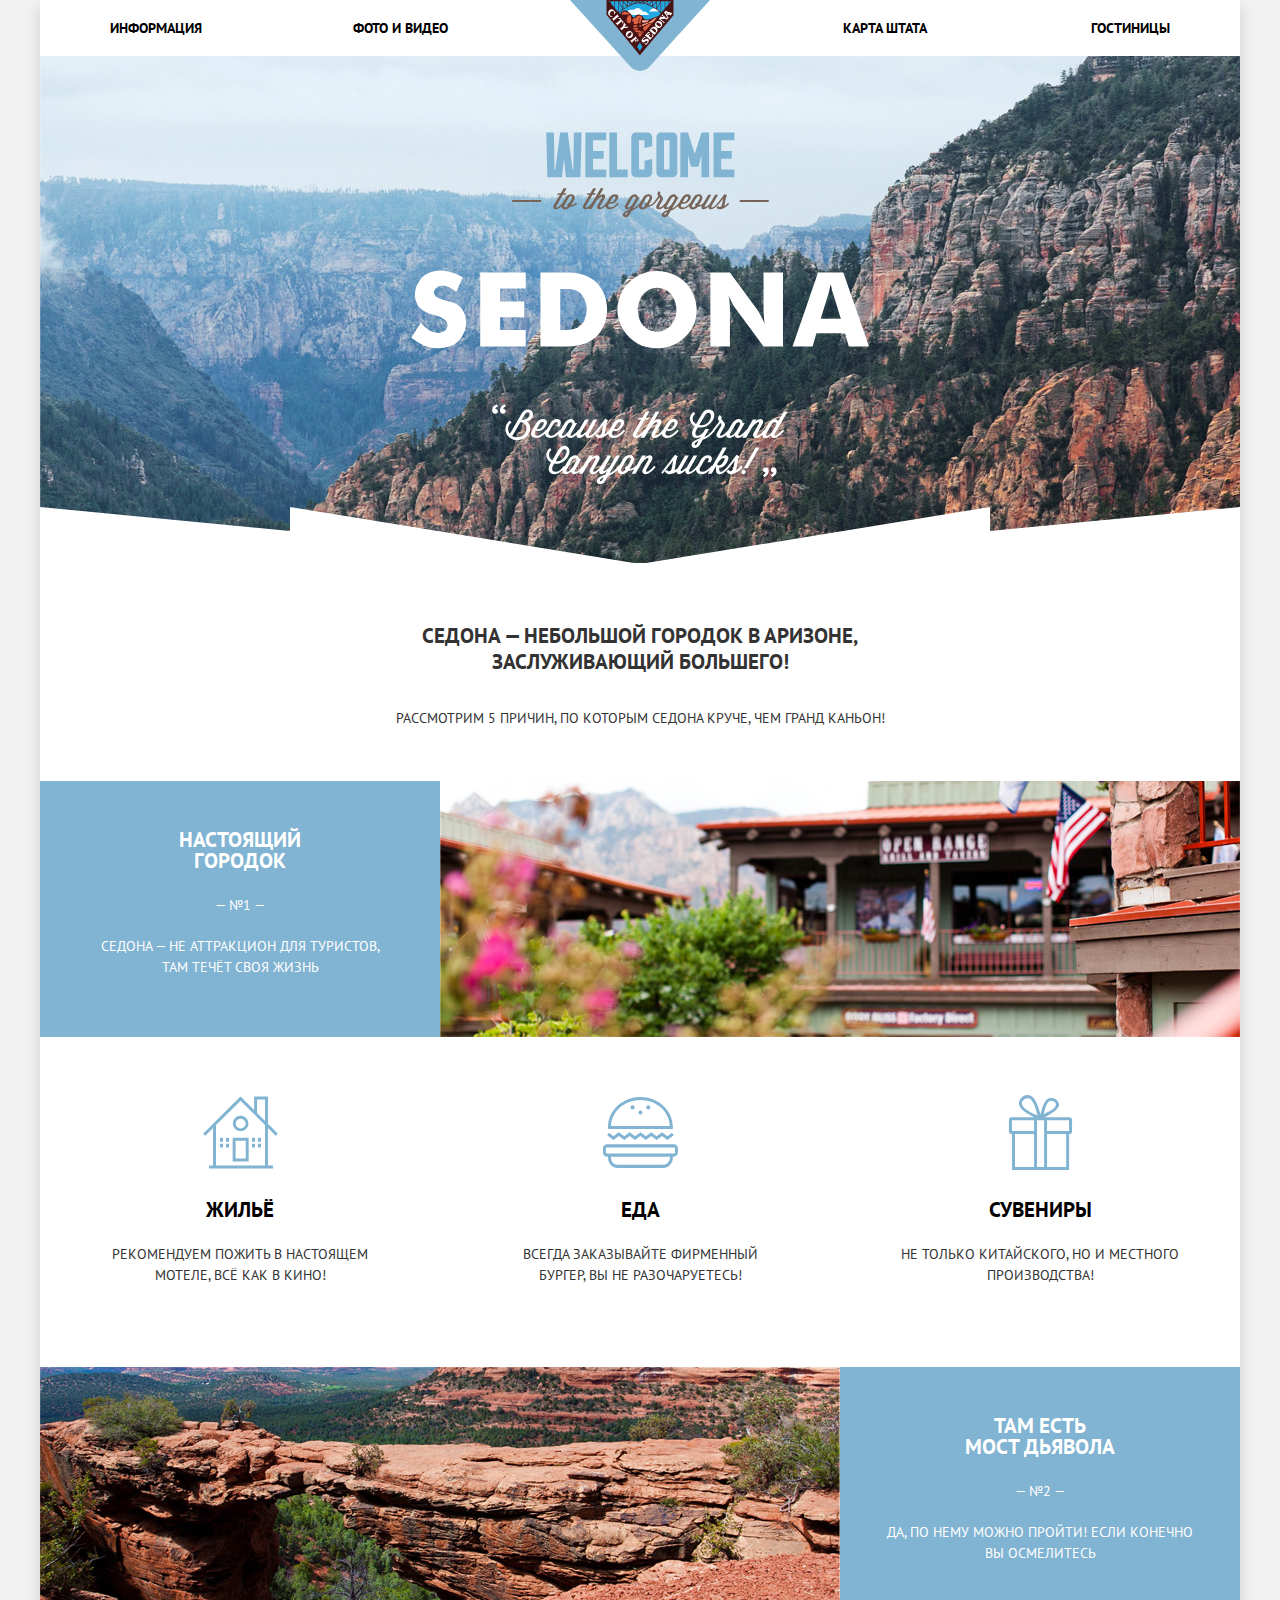
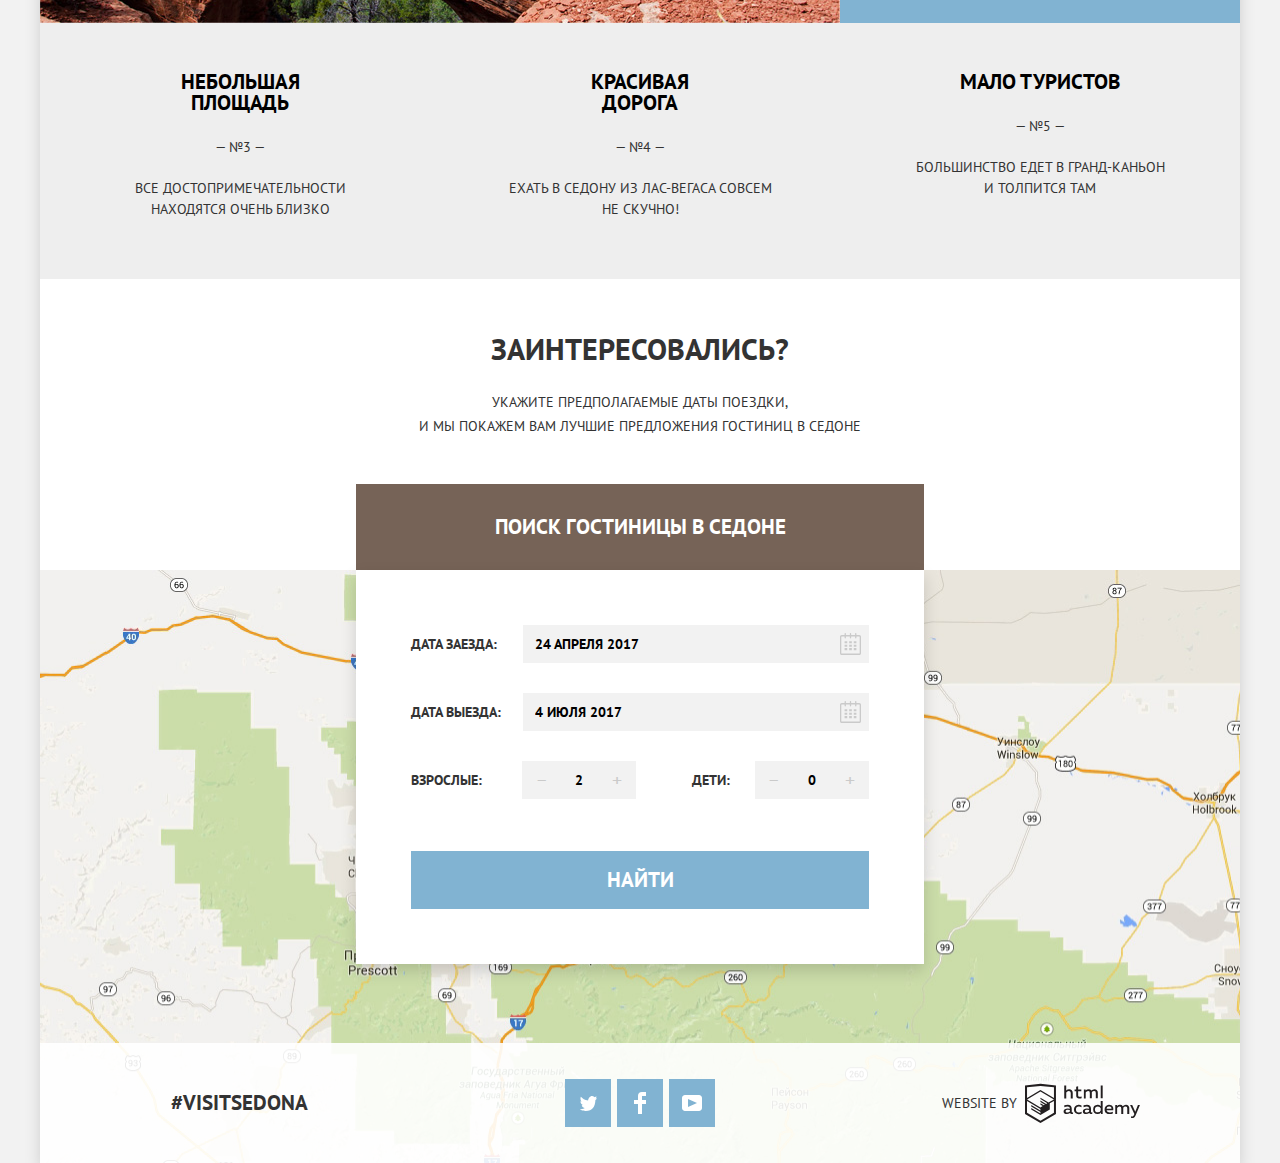
<file: index.html>
<!DOCTYPE html>
<html lang="ru">
  <head>
    <meta charset="utf-8">
    <title>HTML Academy: Седона</title>
    <link href="https://fonts.googleapis.com/css?family=PT+Sans:400,700&display=swap&subset=cyrillic" rel="stylesheet">
    <link href="css/normalize.css" rel="stylesheet">
    <link href="css/style-minified.css" rel="stylesheet">
  </head>
  <body>
    <div class="gray-back">
    <header class="main-header">
      <nav class="main-navigation">
        <img src="img/logo-sedona.svg" width="140" height="71" alt="Логотип Седоны">
        <ul class="main-menu">
          <li><a href="info.html">Информация</a></li>
          <li class="menu-right-margin"><a href="photo-video.html">Фото&nbsp;и&nbsp;видео</a></li>
          <li class="right-align menu-left-margin"><a href="state-map.html">Карта&nbsp;штата</a></li>
          <li class="right-align"><a href="inner.html">Гостиницы</a></li>
        </ul>
      </nav>
    </header>
    <main class="container">
      <h1 class="visually-hidden">Добро пожаловать в Седону</h1>
      <div class="welcome-gorgeous">
      </div>
      <div class="welcome-text">
        <h2>Седона — небольшой городок в Аризоне, заслуживающий большего!</h2>
        <p>Рассмотрим 5 причин, по которым Седона круче, чем Гранд Каньон!</p>
      </div>
      <section class="advantages">
        <h2 class="visually-hidden">Преимущества</h2>
        <div>
          <h3>Настоящий городок</h3>
          — №1 —
          <p>Седона — не аттракцион для туристов, там течёт своя жизнь</p>
        </div>
        <div class="feature-picture1"></div>
        <div class="housing features">
          <h3>Жильё</h3>
          <p>Рекомендуем пожить в настоящем мотеле, всё как в кино!</p>
        </div>
        <div class="food features">
          <h3>Еда</h3>
          <p>Всегда заказывайте фирменный бургер, вы не разочаруетесь!</p>
        </div>
        <div class="souvenirs features">
          <h3>Сувениры</h3>
          <p>Не только китайского, но и местного производства!</p>
        </div>
        <div class="feature-picture2"></div>
        <div>
          <h3>Там есть<br> мост дьявола</h3>
          — №2 —
          <p class="long-paragraph">Да, по нему можно пройти! Если конечно вы осмелитесь</p>
        </div>
        <div class="grey-advantages">
          <h3>Небольшая площадь</h3>
          — №3 —
          <p>Все достопримечательности находятся очень близко</p>
        </div>
        <div class="grey-advantages">
          <h3>Красивая дорога</h3>
          — №4 —
          <p class="long-paragraph">Ехать в Седону из Лас-Вегаса совсем не&nbsp;скучно!</p>
        </div>
        <div class="grey-advantages">
          <h3>Мало туристов</h3>
          — №5 —
          <p class="long-paragraph">Большинство едет в Гранд-Каньон и&nbsp;толпится там</p>
        </div>
      </section>
      <div class="hotel-search-prompt">
        <h2>Заинтересовались?</h2>
        <p>Укажите предполагаемые даты поездки,<br>
          и мы покажем вам лучшие предложения гостиниц в Седоне
        </p>
        <button class="search-form-toggle">Поиск гостиницы в Седоне</button>
        <div class="hotel-search show">
          <form class="hotel-search-form" action="https://echo.htmlacademy.ru" method="post">
            <h3 class="visually-hidden">Даты проживания</h3>
            <p class="date checkin">
              <label for="checkin-date">Дата&nbsp;заезда:</label>
              <input type="text" id="checkin-date" name="checkin" value="24 апреля 2017 ">
              <button class="calendar">
                <svg xmlns="http://www.w3.org/2000/svg" width="21" height="22" viewBox="0 0 21 22"><path d="M19.251 2.025h-2.845V.648c0-.381-.294-.689-.656-.689-.363 0-.656.308-.656.689v1.377h-3.938V.648c0-.381-.294-.689-.655-.689-.363 0-.657.308-.657.689v1.377H5.906V.648c0-.381-.294-.689-.656-.689-.363 0-.657.308-.657.689v1.377H1.75C.784 2.025 0 2.847 0 3.862v16.302C0 21.179.784 22 1.75 22h17.501c.966 0 1.749-.821 1.749-1.836V3.862c0-1.015-.783-1.837-1.749-1.837zm.437 18.139a.448.448 0 0 1-.437.459H1.75a.45.45 0 0 1-.438-.459V3.862a.45.45 0 0 1 .438-.459h2.844v1.378c0 .381.294.689.657.689.362 0 .656-.308.656-.689V3.403h3.938v1.378c0 .381.294.689.657.689.361 0 .655-.308.655-.689V3.403h3.938v1.378c0 .381.293.689.656.689.362 0 .656-.308.656-.689V3.403h2.845c.241 0 .437.206.437.459v16.302z"/><path d="M4.594 8.225h2.625v2.066H4.594zM4.594 11.668h2.625v2.067H4.594zM4.594 15.112h2.625v2.066H4.594zM9.188 15.112h2.625v2.066H9.188zM9.188 11.668h2.625v2.067H9.188zM9.188 8.225h2.625v2.066H9.188zM13.781 15.112h2.625v2.066h-2.625zM13.781 11.668h2.625v2.067h-2.625zM13.781 8.225h2.625v2.066h-2.625z"/></svg>
              </button>
            </p>
            <p class="date checkout">
              <label for="checkout-date">Дата выезда:</label>
              <input type="text" id="checkout-date" name="checkout" value="4 июля 2017">
              <button class="calendar">
                <svg xmlns="http://www.w3.org/2000/svg" width="21" height="22" viewBox="0 0 21 22"><path d="M19.251 2.025h-2.845V.648c0-.381-.294-.689-.656-.689-.363 0-.656.308-.656.689v1.377h-3.938V.648c0-.381-.294-.689-.655-.689-.363 0-.657.308-.657.689v1.377H5.906V.648c0-.381-.294-.689-.656-.689-.363 0-.657.308-.657.689v1.377H1.75C.784 2.025 0 2.847 0 3.862v16.302C0 21.179.784 22 1.75 22h17.501c.966 0 1.749-.821 1.749-1.836V3.862c0-1.015-.783-1.837-1.749-1.837zm.437 18.139a.448.448 0 0 1-.437.459H1.75a.45.45 0 0 1-.438-.459V3.862a.45.45 0 0 1 .438-.459h2.844v1.378c0 .381.294.689.657.689.362 0 .656-.308.656-.689V3.403h3.938v1.378c0 .381.294.689.657.689.361 0 .655-.308.655-.689V3.403h3.938v1.378c0 .381.293.689.656.689.362 0 .656-.308.656-.689V3.403h2.845c.241 0 .437.206.437.459v16.302z"/><path d="M4.594 8.225h2.625v2.066H4.594zM4.594 11.668h2.625v2.067H4.594zM4.594 15.112h2.625v2.066H4.594zM9.188 15.112h2.625v2.066H9.188zM9.188 11.668h2.625v2.067H9.188zM9.188 8.225h2.625v2.066H9.188zM13.781 15.112h2.625v2.066h-2.625zM13.781 11.668h2.625v2.067h-2.625zM13.781 8.225h2.625v2.066h-2.625z"/></svg>
              </button>
            </p>
            <h3 class="visually-hidden">Проживающие</h3>
            <p class="guests">
              <label class="adults-label-margin" for="adults">Взрослые:</label>
              <button class="minus" type="button">—</button>
              <input type="text" value="2" id="adults" name="adults">
              <button class="plus" type="button">+</button>
              <label class="kids-label-margin" for="kids">Дети:</label>
              <button class="minus" type="button">—</button>
              <input type="text" id="kids" value="0">
              <button class="plus" type="button">+</button>
            </p>
            <input class="search-button" type="submit" id="find-hotels" name="find-hotels" value="Найти">
            <label for="find-hotels" class="visually-hidden">Найти</label>
          </form>
        </div>
      </div>
      <div class="map"><iframe src="https://www.google.com/maps/embed?pb=!1m18!1m12!1m3!1d104770.38018730558!2d-111.86517855273749!3d34.85435832354931!2m3!1f0!2f0!3f0!3m2!1i1024!2i768!4f13.1!3m3!1m2!1s0x872da132f942b00d%3A0x5548c523fa6c8efd!2z0KHQtdC00L7QvdCwLCDQkNGA0LjQt9C-0L3QsCA4NjMzNiwg0KHQqNCQ!5e0!3m2!1sru!2spe!4v1561554133138!5m2!1sru!2spe" width="1200" height="475" style="border:0" allowfullscreen></iframe></div>
    </main>
    <footer class="main-footer">
      <p class="footer-hashtag">
        #visitsedona
      </p>
      <ul class="footer-social">
          <li><a class="social-button" href="#"><span class="visually-hidden">Twitter</span><svg xmlns="http://www.w3.org/2000/svg" xmlns:xlink="http://www.w3.org/1999/xlink" width="17" height="15" viewBox="0 0 17 15"><path fill="#FFF" d="M10.95.144c1.685-.496 2.984.27 3.577 1.179.673-.231 1.331-.481 2.011-.708a2.345 2.345 0 0 1-.857 1.768c.685.17 1.304-.491 1.304-.491-.169 1-1.006 1.788-1.563 2.024-.231 6.75-3.175 11.217-10.077 11.082h-.446c-.41 0-4.164-.46-4.898-1.887 2.271.196 3.893-.422 4.693-1.177-.96-.3-2.679-.477-2.979-2.95.349.106.564.228 1.19.119C1.705 8.247.374 7.53.448 5.33c.285.328 1.067.536 1.34.472C1.085 5.561-.182 2.442.894.85c1.818 1.854 3.735 3.606 7.152 3.773C8.254 2.33 9.183.793 10.95.144z"/></svg>
          </a></li>
          <li><a class="social-button" href="#"><span class="visually-hidden">Facebook</span><svg xmlns="http://www.w3.org/2000/svg" width="12" height="22" viewBox="0 0 12 22"><path fill="#FFF" d="M12 4V0H8a4 4 0 0 0-4 4v4H0v4h4v10h4V12h4V8H8V4h4z"/></svg>
          </a></li>
          <li><a class="social-button" href="#"><span class="visually-hidden">YouTube</span><svg xmlns="http://www.w3.org/2000/svg" xmlns:xlink="http://www.w3.org/1999/xlink" width="20" height="16" viewBox="0 0 20 16"><path fill="#FFF" d="M17 0H3C1.35 0 0 1.35 0 3v10c0 1.65 1.35 3 3 3h14c1.65 0 3-1.35 3-3V3c0-1.65-1.35-3-3-3zM6.027 11.998V4.002L15.014 8l-8.987 3.998z"/></svg>
          </a></li>
      </ul>
      <p class="footer-copyright">
        Website&nbsp;by
        <a href="https://htmlacademy.ru/intensive/htmlcss"><span class="visually-hidden">HTML Academy</span><svg id="Layer_1" data-name="Layer 1" xmlns="http://www.w3.org/2000/svg" viewBox="0 0 108.08 36.85"><title>logo-htmlacademy-small1</title><path d="M44.61,26.88a2,2,0,0,0,.55-0.1v1.33a3.25,3.25,0,0,1-1.18.21,1.67,1.67,0,0,1-1.67-1,4.84,4.84,0,0,1-3.14,1.08c-1.51,0-2.91-.83-2.91-2.55,0-2.13,2-2.79,3.71-2.79a11.08,11.08,0,0,1,2.17.25v-0.3c0-1-.76-1.77-2.19-1.77a7.42,7.42,0,0,0-3,.64v-1.7a10.21,10.21,0,0,1,3.19-.55c2.36,0,3.81,1.12,3.81,3.65v3a0.54,0.54,0,0,0,.49.59h0.17Zm-6.44-1.13A1.35,1.35,0,0,0,39.63,27h0.11a3.39,3.39,0,0,0,2.41-1V24.58a9.72,9.72,0,0,0-1.81-.21c-1,0-2.16.33-2.16,1.38h0Zm12.36-6.11a5,5,0,0,1,2.57.64V22a4.08,4.08,0,0,0-2.3-.7,2.75,2.75,0,1,0,0,5.49,5,5,0,0,0,2.43-.64v1.71a6.27,6.27,0,0,1-2.76.57A4.21,4.21,0,0,1,46,24.51q0-.21,0-0.41a4.32,4.32,0,0,1,4.18-4.46h0.38Zm12.17,7.24a2,2,0,0,0,.55-0.1v1.33a3.25,3.25,0,0,1-1.18.21,1.67,1.67,0,0,1-1.67-1,4.84,4.84,0,0,1-3.14,1.08c-1.51,0-2.91-.83-2.91-2.55,0-2.13,2-2.79,3.71-2.79a11.08,11.08,0,0,1,2.17.25v-0.3c0-1-.76-1.77-2.19-1.77a7.42,7.42,0,0,0-3,.64v-1.7a10.21,10.21,0,0,1,3.19-.55c2.36,0,3.81,1.12,3.81,3.65v3a0.54,0.54,0,0,0,.49.59h0.17Zm-6.44-1.13A1.35,1.35,0,0,0,57.73,27h0.11a3.39,3.39,0,0,0,2.41-1V24.58a9.72,9.72,0,0,0-1.81-.21c-1.06,0-2.16.33-2.16,1.38h0ZM73,16V28.2H71.35V26.88a3.88,3.88,0,0,1-3.19,1.54,4.4,4.4,0,0,1,0-8.78,3.81,3.81,0,0,1,3,1.3V16H73Zm-4.53,5.22a2.76,2.76,0,1,0,0,5.52A2.86,2.86,0,0,0,71.15,25V23A2.91,2.91,0,0,0,68.49,21.27ZM79,19.64c3.31,0,4.46,2.68,3.92,5.09H76.7c0.21,1.5,1.67,2.11,3.19,2.11a6.11,6.11,0,0,0,2.64-.59v1.6a7.14,7.14,0,0,1-3,.57C77,28.42,74.78,27,74.78,24a4.18,4.18,0,0,1,4-4.39H79Zm0.09,1.54a2.28,2.28,0,0,0-2.44,2.1v0.06H81.3A2,2,0,0,0,79.13,21.18Zm5.73,7V19.87h1.65v1a3.81,3.81,0,0,1,2.78-1.27A2.86,2.86,0,0,1,91.89,21a4.12,4.12,0,0,1,2.91-1.33A3.06,3.06,0,0,1,98,23V28.2h-1.9V23.05a1.59,1.59,0,0,0-1.42-1.75H94.42a2.8,2.8,0,0,0-2.07,1.12V28.2h-1.9V23.05A1.59,1.59,0,0,0,89,21.31H88.8a3,3,0,0,0-2.21,1.29v5.63H84.86Zm21.31-8.33h1.9l-3.91,9.46c-0.9,2.17-2.09,2.86-3.35,2.86a4.76,4.76,0,0,1-1.1-.14V30.46a2.86,2.86,0,0,0,.85.12c0.9,0,1.58-.64,2.07-1.9l0.17-.42-4-8.4h2l2.86,6.29ZM38.73,1.46V6.22a3.81,3.81,0,0,1,2.7-1.14,3.25,3.25,0,0,1,3.44,3.4v5.15H43V8.72a1.81,1.81,0,0,0-1.61-2h-0.3a2.93,2.93,0,0,0-2.32,1.39v5.52h-1.9V1.46h1.9ZM49.94,2.31v3h3V6.91h-3v3.81c0,1.1.5,1.46,1.58,1.46a4.49,4.49,0,0,0,1.69-.33v1.6A6.8,6.8,0,0,1,51,13.8a2.55,2.55,0,0,1-2.86-2.74V6.89H46.58V5.26h1.5V2.74Zm5.4,11.31V5.28H57v1A3.81,3.81,0,0,1,59.77,5a2.86,2.86,0,0,1,2.6,1.33A4.12,4.12,0,0,1,65.28,5,3.06,3.06,0,0,1,68.44,8.4v5.21h-1.9V8.46a1.59,1.59,0,0,0-1.42-1.75H64.89a2.8,2.8,0,0,0-2.07,1.12v5.78h-1.9V8.46A1.59,1.59,0,0,0,59.5,6.71H59.27A3,3,0,0,0,57.06,8v5.63H55.34ZM71.17,1.45H73V13.6H71.17V1.45ZM14.71,0H14.55L0,1.54V28.21l14.55,8.66,14.55-8.66V1.54Zm12.5,27.1L14.55,34.64,1.9,27.12V16.18l12.59,7.5V25L5.86,19.9v1.31l8.68,5.21v1.39L5.87,22.65V24l8.68,5.21,8.75-5.24V18.31L27.2,16V27.12Zm0-12.53-3.48,2-1.6,1L14.51,13v1.31L21,18.23H21l-0.14.09-1,.54-5.37-3.2V17l4.24,2.52-1,.67-3.2-1.9v1.31l2.1,1.24L14.5,22.1,2,14.65,14.51,7.11Zm0-1.32L14.49,5.76,1.91,13.25v-10L14.56,1.92,27.21,3.25v10h0Z" transform="translate(0 -0.02)" fill="#231f20"/></svg>
        </a>
      </p>
    </footer>
    </div>
    <script src="js/script-minified.js"></script>
  </body>
</html>
</file>
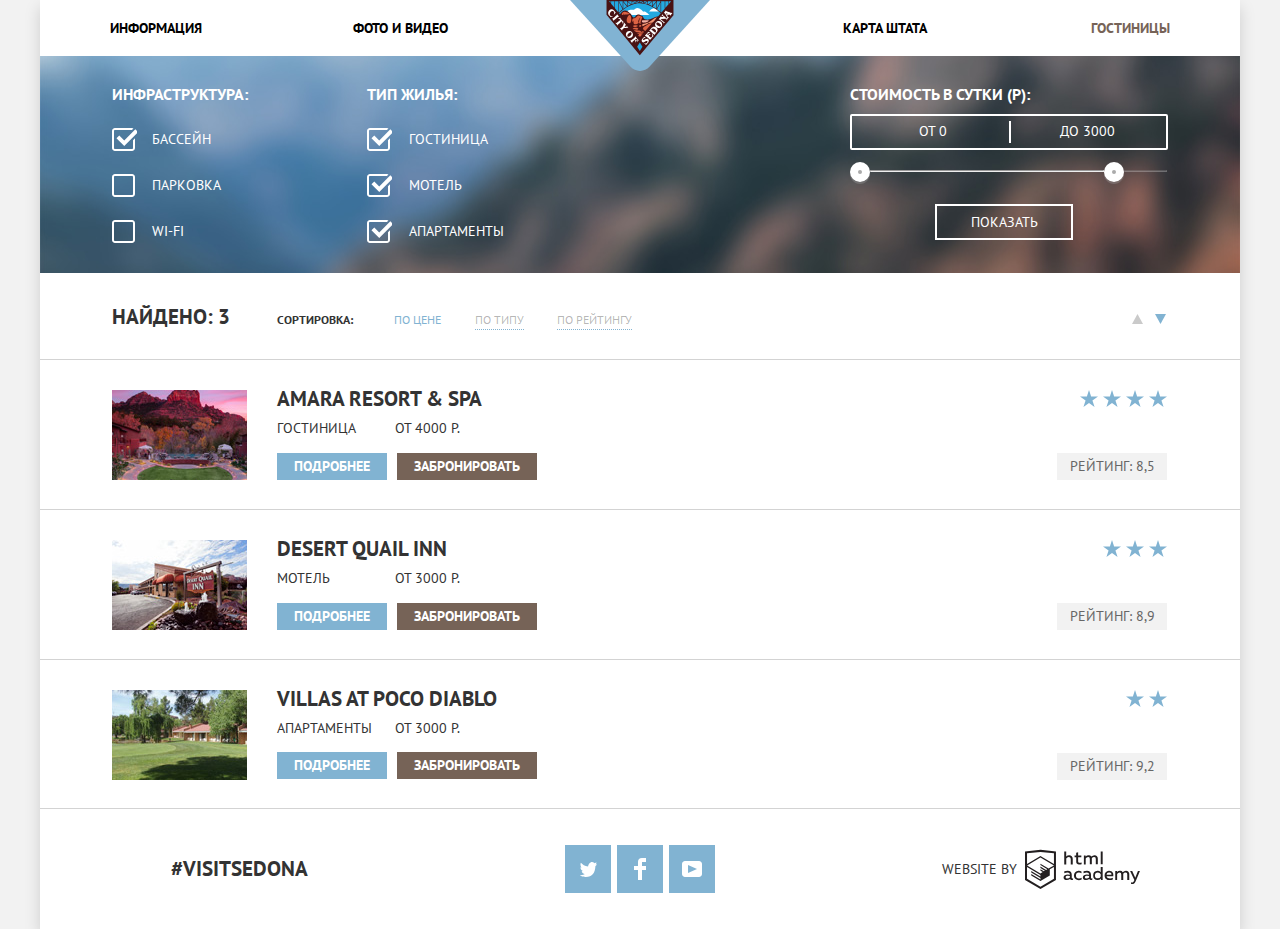
<file: inner.html>
<!DOCTYPE html>
<html lang="ru">
  <head>
    <meta charset="utf-8">
    <title>HTML Academy: Седона</title>
    <link href="https://fonts.googleapis.com/css?family=PT+Sans:400,700&display=swap&subset=cyrillic" rel="stylesheet">
    <link href="css/normalize.css" rel="stylesheet">
    <link href="css/style-minified.css" rel="stylesheet">
  </head>
  <body class="inner">
    <div class="gray-back">
    <header class="main-header">
      <nav class="main-navigation">
        <a class="logo-link" href="index.html"><img src="img/logo-sedona.svg" width="140" height="71" alt="Логотип Седоны"></a>
        <ul class="main-menu">
          <li><a href="info.html">Информация</a></li>
          <li class="menu-right-margin"><a href="photo-video.html">Фото&nbsp;и&nbsp;видео</a></li>
          <li class="right-align menu-left-margin"><a href="state-map.html">Карта&nbsp;штата</a></li>
          <li class="right-align"><a class="active" href="inner.html">Гостиницы</a></li>
        </ul>
      </nav>
    </header>
    <main class="container">
      <form  class="search-settings" action="https://echo.htmlacademy.ru" method="post">
        <h2 class="visually-hidden">Настройки поиска</h2>
        <div class="accomodations">
          <h3>Инфраструктура:</h3>
          <label for="pool">Бассейн
            <input class="visually-hidden" type="checkbox" id="pool" name="pool-checkbox" checked>
            <span class="checkbox-indicator"></span>
          </label>
          <label for="parking">Парковка
            <input class="visually-hidden" type="checkbox" id="parking" name="parking-checkbox">
            <span class="checkbox-indicator"></span>
          </label>
          <label for="wifi">Wi-Fi
            <input class="visually-hidden" type="checkbox" id="wifi" name="wifi-checkbox">
            <span class="checkbox-indicator"></span>
          </label>
        </div>
        <div class="housing-type">
          <h3>Тип жилья:</h3>
          <label for="hotel">Гостиница
            <input class="visually-hidden" type="checkbox" id="hotel" name="hotel-checkbox" checked>
            <span class="checkbox-indicator"></span>
          </label>
          <label for="motel">Мотель
            <input class="visually-hidden" type="checkbox" id="motel" name="motel-checkbox" checked>
            <span class="checkbox-indicator"></span>
          </label>
          <label for="apartment">Апартаменты
          <input class="visually-hidden" type="checkbox" id="apartment" name="apartment-checkbox" checked>
          <span class="checkbox-indicator"></span>
          </label>
        </div>
        <div class="price-slider">
          <h3>Стоимость в сутки (Р):</h3>
          <div class="wrapper">
            <input type="text" id="min-price" name="min-filter" value="от 0">
            <input type="text" id="max-price" name="max-filter" value="до 3000">
          </div>
          <div class="slider"><div></div><hr/><div></div><hr/></div>
          <input class="show-results-button" type="submit" id="show-search-results" name="show-hotels" value="Показать">
        </div>
      </form>
      <section class="search-results-sorting">
        <h2>Найдено:&nbsp;3</h2>
        <div class="sorting-mode">
          <h3>Сортировка:</h3>
          <a class="active" href="#">По цене</a>
          <a href="#">По типу</a>
          <a href="#">По рейтингу</a>
        </div>
        <div class="sorting-arrows">
        <a class="up" href="up.html">
          <svg xmlns="http://www.w3.org/2000/svg" width="11" height="10" viewBox="0 0 11 10"><path d="M5.5 0L0 10h11z"/></svg>
        </a>
        <a class="down" href="down.html">
          <svg class="active" xmlns="http://www.w3.org/2000/svg" width="11" height="10" viewBox="0 0 11 10"><path d="M5.5 10L0 0h11"/></svg>
        </a>
        </div>
      </section>
      <h2 class="visually-hidden">Результаты поиска</h2>
      <ul class="hotel-search-results">
        <li>
          <div class="hotel-photo">
            <img src="img/hotel-picture-amara.jpg" alt="Amara Resort & Spa" width="135" height="90">
          </div>
          <div class="hotel-info">
            <h3 class="hotel-name">
              Amara Resort & SPA
            </h3>
            <p class="hotel-type">Гостиница</p>
            <p class="min-price">от 4000 Р.</p>
            <a class="button" href="amara-details.html">Подробнее</a>
            <a class="button book" href="book.html">Забронировать</a>
          </div>
          <div class="hotel-rating">
          <div class="stars">
            <svg xmlns="http://www.w3.org/2000/svg" width="18" height="17" viewBox="0 0 18 17"><path fill="#81B3D2" d="M9.002 0l2.126 6.494h6.877l-5.564 4.012L14.566 17l-5.564-4.013L3.438 17l2.126-6.494L0 6.494h6.878z"/></svg>
            <svg xmlns="http://www.w3.org/2000/svg" width="18" height="17" viewBox="0 0 18 17"><path fill="#81B3D2" d="M9.002 0l2.126 6.494h6.877l-5.564 4.012L14.566 17l-5.564-4.013L3.438 17l2.126-6.494L0 6.494h6.878z"/></svg>
            <svg xmlns="http://www.w3.org/2000/svg" width="18" height="17" viewBox="0 0 18 17"><path fill="#81B3D2" d="M9.002 0l2.126 6.494h6.877l-5.564 4.012L14.566 17l-5.564-4.013L3.438 17l2.126-6.494L0 6.494h6.878z"/></svg>
            <svg xmlns="http://www.w3.org/2000/svg" width="18" height="17" viewBox="0 0 18 17"><path fill="#81B3D2" d="M9.002 0l2.126 6.494h6.877l-5.564 4.012L14.566 17l-5.564-4.013L3.438 17l2.126-6.494L0 6.494h6.878z"/></svg>
            <b class="visually-hidden">Класс отеля: 4 звезды</b></div>
          <p class="rating">Рейтинг: 8,5</p>
          </div>
        </li>
        <li>
          <div class="hotel-photo">
            <img src="img/hotel-picture-desert.jpg" alt="Desert Quail Inn" width="135" height="90">
          </div>
          <div class="hotel-info">
            <h3 class="hotel-name">
              Desert Quail Inn
            </h3>
            <p class="hotel-type">Мотель</p>
            <p class="min-price">от 3000 Р.</p>
            <a class="button" href="desert-quail-details.html">Подробнее</a>
            <a class="button book" href="book.html">Забронировать</a>
          </div>
          <div class="hotel-rating">
            <div class="stars">
              <svg xmlns="http://www.w3.org/2000/svg" width="18" height="17" viewBox="0 0 18 17"><path fill="#81B3D2" d="M9.002 0l2.126 6.494h6.877l-5.564 4.012L14.566 17l-5.564-4.013L3.438 17l2.126-6.494L0 6.494h6.878z"/></svg>
              <svg xmlns="http://www.w3.org/2000/svg" width="18" height="17" viewBox="0 0 18 17"><path fill="#81B3D2" d="M9.002 0l2.126 6.494h6.877l-5.564 4.012L14.566 17l-5.564-4.013L3.438 17l2.126-6.494L0 6.494h6.878z"/></svg>
              <svg xmlns="http://www.w3.org/2000/svg" width="18" height="17" viewBox="0 0 18 17"><path fill="#81B3D2" d="M9.002 0l2.126 6.494h6.877l-5.564 4.012L14.566 17l-5.564-4.013L3.438 17l2.126-6.494L0 6.494h6.878z"/></svg>
            <b class="visually-hidden">Класс отеля: 3 звезды</b></div>
            <p class="rating">Рейтинг: 8,9</p>
          </div>
        </li>
        <li>
          <div class="hotel-photo">
            <img src="img/hotel-picture-villas.jpg" alt="Villas at Poco Diablo" width="135" height="90">
          </div>
          <div class="hotel-info">
            <h3 class="hotel-name">
              Villas at Poco Diablo
            </h3>
            <p class="hotel-type">Апартаменты</p>
            <p class="min-price">от 3000 Р.</p>
            <a class="button" href="villas-diablo-details.html">Подробнее</a>
            <a class="button book" href="book.html">Забронировать</a>
          </div>
          <div class="hotel-rating">
            <div class="stars">
              <svg xmlns="http://www.w3.org/2000/svg" width="18" height="17" viewBox="0 0 18 17"><path fill="#81B3D2" d="M9.002 0l2.126 6.494h6.877l-5.564 4.012L14.566 17l-5.564-4.013L3.438 17l2.126-6.494L0 6.494h6.878z"/></svg>
              <svg xmlns="http://www.w3.org/2000/svg" width="18" height="17" viewBox="0 0 18 17"><path fill="#81B3D2" d="M9.002 0l2.126 6.494h6.877l-5.564 4.012L14.566 17l-5.564-4.013L3.438 17l2.126-6.494L0 6.494h6.878z"/></svg>
            <b class="visually-hidden">Класс отеля: 2 звезды</b></div>
            <p class="rating">Рейтинг: 9,2</p>
          </div>
        </li>
      </ul>
    </main>
    <footer class="main-footer">
      <p class="footer-hashtag">
        #visitsedona
      </p>
      <ul class="footer-social">
          <li><a class="social-button" href="#"><span class="visually-hidden">Twitter</span><svg xmlns="http://www.w3.org/2000/svg" xmlns:xlink="http://www.w3.org/1999/xlink" width="17" height="15" viewBox="0 0 17 15"><path fill="#FFF" d="M10.95.144c1.685-.496 2.984.27 3.577 1.179.673-.231 1.331-.481 2.011-.708a2.345 2.345 0 0 1-.857 1.768c.685.17 1.304-.491 1.304-.491-.169 1-1.006 1.788-1.563 2.024-.231 6.75-3.175 11.217-10.077 11.082h-.446c-.41 0-4.164-.46-4.898-1.887 2.271.196 3.893-.422 4.693-1.177-.96-.3-2.679-.477-2.979-2.95.349.106.564.228 1.19.119C1.705 8.247.374 7.53.448 5.33c.285.328 1.067.536 1.34.472C1.085 5.561-.182 2.442.894.85c1.818 1.854 3.735 3.606 7.152 3.773C8.254 2.33 9.183.793 10.95.144z"/></svg>
          </a></li>
          <li><a class="social-button" href="#"><span class="visually-hidden">Facebook</span><svg xmlns="http://www.w3.org/2000/svg" width="12" height="22" viewBox="0 0 12 22"><path fill="#FFF" d="M12 4V0H8a4 4 0 0 0-4 4v4H0v4h4v10h4V12h4V8H8V4h4z"/></svg>
          </a></li>
          <li><a class="social-button" href="#"><span class="visually-hidden">YouTube</span><svg xmlns="http://www.w3.org/2000/svg" xmlns:xlink="http://www.w3.org/1999/xlink" width="20" height="16" viewBox="0 0 20 16"><path fill="#FFF" d="M17 0H3C1.35 0 0 1.35 0 3v10c0 1.65 1.35 3 3 3h14c1.65 0 3-1.35 3-3V3c0-1.65-1.35-3-3-3zM6.027 11.998V4.002L15.014 8l-8.987 3.998z"/></svg>
          </a></li>
      </ul>
      <p class="footer-copyright">
        Website&nbsp;by
        <a href="https://htmlacademy.ru/intensive/htmlcss"><span class="visually-hidden">HTML Academy</span><svg id="Layer_1" data-name="Layer 1" xmlns="http://www.w3.org/2000/svg" viewBox="0 0 108.08 36.85"><title>logo-htmlacademy-small1</title><path d="M44.61,26.88a2,2,0,0,0,.55-0.1v1.33a3.25,3.25,0,0,1-1.18.21,1.67,1.67,0,0,1-1.67-1,4.84,4.84,0,0,1-3.14,1.08c-1.51,0-2.91-.83-2.91-2.55,0-2.13,2-2.79,3.71-2.79a11.08,11.08,0,0,1,2.17.25v-0.3c0-1-.76-1.77-2.19-1.77a7.42,7.42,0,0,0-3,.64v-1.7a10.21,10.21,0,0,1,3.19-.55c2.36,0,3.81,1.12,3.81,3.65v3a0.54,0.54,0,0,0,.49.59h0.17Zm-6.44-1.13A1.35,1.35,0,0,0,39.63,27h0.11a3.39,3.39,0,0,0,2.41-1V24.58a9.72,9.72,0,0,0-1.81-.21c-1,0-2.16.33-2.16,1.38h0Zm12.36-6.11a5,5,0,0,1,2.57.64V22a4.08,4.08,0,0,0-2.3-.7,2.75,2.75,0,1,0,0,5.49,5,5,0,0,0,2.43-.64v1.71a6.27,6.27,0,0,1-2.76.57A4.21,4.21,0,0,1,46,24.51q0-.21,0-0.41a4.32,4.32,0,0,1,4.18-4.46h0.38Zm12.17,7.24a2,2,0,0,0,.55-0.1v1.33a3.25,3.25,0,0,1-1.18.21,1.67,1.67,0,0,1-1.67-1,4.84,4.84,0,0,1-3.14,1.08c-1.51,0-2.91-.83-2.91-2.55,0-2.13,2-2.79,3.71-2.79a11.08,11.08,0,0,1,2.17.25v-0.3c0-1-.76-1.77-2.19-1.77a7.42,7.42,0,0,0-3,.64v-1.7a10.21,10.21,0,0,1,3.19-.55c2.36,0,3.81,1.12,3.81,3.65v3a0.54,0.54,0,0,0,.49.59h0.17Zm-6.44-1.13A1.35,1.35,0,0,0,57.73,27h0.11a3.39,3.39,0,0,0,2.41-1V24.58a9.72,9.72,0,0,0-1.81-.21c-1.06,0-2.16.33-2.16,1.38h0ZM73,16V28.2H71.35V26.88a3.88,3.88,0,0,1-3.19,1.54,4.4,4.4,0,0,1,0-8.78,3.81,3.81,0,0,1,3,1.3V16H73Zm-4.53,5.22a2.76,2.76,0,1,0,0,5.52A2.86,2.86,0,0,0,71.15,25V23A2.91,2.91,0,0,0,68.49,21.27ZM79,19.64c3.31,0,4.46,2.68,3.92,5.09H76.7c0.21,1.5,1.67,2.11,3.19,2.11a6.11,6.11,0,0,0,2.64-.59v1.6a7.14,7.14,0,0,1-3,.57C77,28.42,74.78,27,74.78,24a4.18,4.18,0,0,1,4-4.39H79Zm0.09,1.54a2.28,2.28,0,0,0-2.44,2.1v0.06H81.3A2,2,0,0,0,79.13,21.18Zm5.73,7V19.87h1.65v1a3.81,3.81,0,0,1,2.78-1.27A2.86,2.86,0,0,1,91.89,21a4.12,4.12,0,0,1,2.91-1.33A3.06,3.06,0,0,1,98,23V28.2h-1.9V23.05a1.59,1.59,0,0,0-1.42-1.75H94.42a2.8,2.8,0,0,0-2.07,1.12V28.2h-1.9V23.05A1.59,1.59,0,0,0,89,21.31H88.8a3,3,0,0,0-2.21,1.29v5.63H84.86Zm21.31-8.33h1.9l-3.91,9.46c-0.9,2.17-2.09,2.86-3.35,2.86a4.76,4.76,0,0,1-1.1-.14V30.46a2.86,2.86,0,0,0,.85.12c0.9,0,1.58-.64,2.07-1.9l0.17-.42-4-8.4h2l2.86,6.29ZM38.73,1.46V6.22a3.81,3.81,0,0,1,2.7-1.14,3.25,3.25,0,0,1,3.44,3.4v5.15H43V8.72a1.81,1.81,0,0,0-1.61-2h-0.3a2.93,2.93,0,0,0-2.32,1.39v5.52h-1.9V1.46h1.9ZM49.94,2.31v3h3V6.91h-3v3.81c0,1.1.5,1.46,1.58,1.46a4.49,4.49,0,0,0,1.69-.33v1.6A6.8,6.8,0,0,1,51,13.8a2.55,2.55,0,0,1-2.86-2.74V6.89H46.58V5.26h1.5V2.74Zm5.4,11.31V5.28H57v1A3.81,3.81,0,0,1,59.77,5a2.86,2.86,0,0,1,2.6,1.33A4.12,4.12,0,0,1,65.28,5,3.06,3.06,0,0,1,68.44,8.4v5.21h-1.9V8.46a1.59,1.59,0,0,0-1.42-1.75H64.89a2.8,2.8,0,0,0-2.07,1.12v5.78h-1.9V8.46A1.59,1.59,0,0,0,59.5,6.71H59.27A3,3,0,0,0,57.06,8v5.63H55.34ZM71.17,1.45H73V13.6H71.17V1.45ZM14.71,0H14.55L0,1.54V28.21l14.55,8.66,14.55-8.66V1.54Zm12.5,27.1L14.55,34.64,1.9,27.12V16.18l12.59,7.5V25L5.86,19.9v1.31l8.68,5.21v1.39L5.87,22.65V24l8.68,5.21,8.75-5.24V18.31L27.2,16V27.12Zm0-12.53-3.48,2-1.6,1L14.51,13v1.31L21,18.23H21l-0.14.09-1,.54-5.37-3.2V17l4.24,2.52-1,.67-3.2-1.9v1.31l2.1,1.24L14.5,22.1,2,14.65,14.51,7.11Zm0-1.32L14.49,5.76,1.91,13.25v-10L14.56,1.92,27.21,3.25v10h0Z" transform="translate(0 -0.02)" fill="#231f20"/></svg>
        </a>
      </p>
    </footer>
  </div>
  </body>
  </html>
</file>
<file: css/style-minified.css>
body{margin:0;padding:0;padding-left:40px;padding-right:40px;border-top:none;border-bottom:none;font-family:"PT Sans",Arial,sans-serif;font-size:14px;line-height:21px;font-weight:400;color:#333;text-transform:uppercase;background-color:#f2f2f2;width:1200px;margin:auto}a{text-decoration:none}img{border:0;max-width:100%;height:auto}.gray-back{background-repeat:no-repeat;background-color:#fff;box-shadow:0 7px 15px 0 rgba(0,1,1,0.15);width:100%;margin:auto}.main-navigation ul,.main-footer ul{list-style:none}.main-navigation{position:relative;min-height:56px;box-sizing:border-box;flex-wrap:nowrap;font-weight:700;line-height:26px;max-width:1200px;background-color:#fff;margin:0;padding:15px 60px}.main-navigation ul{display:flex;justify-content:space-between;padding:0;margin:0}.menu-right-margin{margin-right:55px}.menu-left-margin{margin-left:55px}.right-align{display:flex;justify-content:flex-end}.main-navigation a{color:#000;margin:0;padding:0;padding-left:10px;padding-right:10px}.main-navigation a.active{color:#766357}.main-navigation li{width:240px}.logo-link{display:block;width:140px;height:71px;position:absolute;top:0;left:50%;transform:translate(-50%)}.main-navigation img{position:absolute;top:0;width:140px;left:50%;transform:translate(-50%)}.main-navigation a:hover{color:#81b3d2}.main-navigation a:focus{color:#766357}.main-navigation a:active{color:rgba(0,0,0,0.3)}.welcome-gorgeous{min-height:507px;background:url(../img/background-mask.svg) center 450px no-repeat,url(../img/welcome.svg) center 76px no-repeat,#cacaca url(../img/background.jpg) 0 -83px no-repeat;background-size:1200px 59px,459px 353px,1200px 800px}.welcome-text{width:500px;padding-top:60px;padding-bottom:50px;position:relative;margin:auto}.welcome-text h2{font-size:21px;line-height:26px;font-weight:700;margin:0;margin-bottom:30px;text-align:center}.welcome-text p{font-size:14px;line-height:26px;font-weight:400;margin:0;padding:0;text-align:center}.advantages{display:flex;flex-wrap:wrap;justify-content:center;width:100%;height:auto;color:#333}.advantages div{box-sizing:border-box;width:400px;min-height:256px;text-align:center;background-color:#81b3d2;color:#fff;padding:48px 30px 30px}.advantages h3{width:160px;font-size:21px;line-height:21px;margin:0 auto;margin-bottom:24px}.advantages p{width:285px;margin:0 auto;margin-top:20px}.advantages .long-paragraph{display:block;width:320px}.advantages .features{min-height:330px;background-color:#fff;color:#000;background-size:75px 75px;background-repeat:no-repeat;background-position:center 58px;padding-top:162px}.features p{margin:0 auto;color:#333}.housing{background-image:url(../img/icon-housing.svg)}.food{background-image:url(../img/icon-food.svg)}.souvenirs{background-image:url(../img/icon-souvenir.svg)}.advantages .grey-advantages{background-color:#eee;color:#333}.grey-advantages h3{color:#000}.advantages .feature-picture1{background-color:#81b3d2;background-image:url(../img/feature-picture.jpg);background-repeat:no-repeat;background-size:cover;width:800px;max-height:256px}.advantages .feature-picture2{background-color:#81b3d2;background-image:url(../img/feature-picture2.jpg);background-repeat:no-repeat;background-size:800px 256px;width:800px;height:256px}.hotel-search-prompt{background-color:#fff;box-sizing:border-box;padding-top:52px;position:relative}.hotel-search-prompt h2{font-size:30px;line-height:36px;font-weight:700;text-align:center;margin-top:0;margin-bottom:23px}.hotel-search-prompt p{font-size:14px;line-height:24px;font-weight:400;text-align:center;margin:0;margin-bottom:46px}.search-form-toggle{width:568px;min-height:86px;font-size:21px;line-height:26px;font-weight:700;text-align:center;text-transform:uppercase;color:#fff;background-color:#766357;border:none;display:block;padding:15px;margin-left:auto;margin-right:auto}.search-form-toggle:hover,.search-form-toggle:focus{background-color:#604e43}.search-form-toggle:active{background-color:#503e33;color:rgba(255,255,255,0.2)}.map{background-image:url(../img/map.jpg);background-size:1200px 593px;background-repeat:no-repeat;height:593px;margin-bottom:-120px}.hotel-search{background-color:#fff;display:flex;flex-wrap:wrap;width:458px;box-shadow:0 7px 15px 0 rgba(0,1,1,0.15);border:none;padding:55px;justify-content:space-between;position:absolute;top:100%;left:0;right:0;margin-left:auto;margin-right:auto;z-index:1;margin-bottom:78px}.hide{opacity:0;transition:opacity .5s ease-in;visibility:collapse}.show{opacity:1;transition:opacity .5s ease-out}.hotel-search p{width:458px;margin-bottom:30px;margin-top:0;border:none;display:flex;justify-content:space-between;align-items:center;text-align:left}.hotel-search label{font-size:14px;line-height:26px;font-weight:700;text-transform:uppercase}.date label{width:100px;margin:0;padding:0}.hotel-search input{border:none;font-size:14px;line-height:26px;font-weight:700;text-transform:uppercase;color:#000}.date input{box-sizing:border-box;display:block;width:308px;height:38px;padding-left:12px;margin-left:12px;background-color:#f2f2f2}.calendar{width:38px;height:38px;border:none;background-color:#f2f2f2;fill:#cacaca;padding:8px}.calendar:hover,.calendar:focus{fill:#000}.calendar:active{fill:#81b3d2}.checkin svg:hover,.checkout svg:hover,.checkin svg:focus,.checkout svg:focus{fill:#000}.checkin svg:active,.checkout svg:active{fill:#81b3d2}.hotel-search .guests{margin-bottom:52px}.guests input{padding:0;width:38px;height:38px;text-align:center;background-color:#f2f2f2}.adults-label-margin{margin-right:40px}.kids-label-margin{margin-left:55px;margin-right:25px}.guests .minus{margin:0;padding:0;width:38px;height:38px;border:none;background-color:#f2f2f2;color:#cacaca}.guests .plus{width:38px;height:38px;border:none;background-color:#f2f2f2;color:#cacaca;font-size:20px;font-weight:400}.guests .minus:focus,.guests .minus:hover,.guests .plus:focus,.guests .plus:hover{color:#000;outline:none;background-color:#f2f2f2}.guests .minus:active,.guests .plus:active{color:#81b3d2}.hotel-search input:hover{background-color:#ebebeb}.hotel-search input:focus{background-color:#fff}.hotel-search .search-button{background-color:#81b3d2;color:#fff;font-size:21px;line-height:26px;width:458px;min-height:58px;margin:0;margin-left:auto;margin-right:auto;padding:10px;border:none}.hotel-search .search-button:hover,.hotel-search .search-button:focus{background-color:#669ec0}.hotel-search .search-button:active{background-color:#5496bd;color:rgba(255,255,255,0.3)}.footer-hashtag{font-size:21px;line-height:26px;font-weight:700}.main-footer a{color:#000}.footer-copyright{line-height:26px}.footer-copyright a:hover path,.footer-copyright a:focus path{fill:#81b3d2}.footer-copyright a:active path{fill:#bdbbbc}.hotel-search-results li{border:1px solid #d3d3d3;border-left:0;border-right:0;list-style:none}.hotel-search-results li:not(:last-child){border-bottom:0}.hotel-name{font-size:21px;line-height:26px;font-weight:700}.button{font-size:14px;line-height:21px;font-weight:700;height:27px;padding-top:3px;padding-bottom:3px;text-align:center;text-transform:uppercase;color:#fff;border:none}.hotel-search-results a.button{display:block;box-sizing:border-box;background-color:#81b3d2;padding:3px 17px}.hotel-search-results a.button:hover,.hotel-search-results a.button:focus{background-color:#669ec0}.button:active{background-color:#5496bd;color:rgba(255,255,255,0.3)}.hotel-search-results a.book{background-color:#766357;border:0;padding:0;padding-top:3px;padding-bottom:3px;padding-left:17px;padding-right:17px}.hotel-search-results a.book:hover,.hotel-search-results a.book:focus{background-color:#604e43}.hotel-search-results a.book:active{background-color:#503e33;color:rgba(255,255,255,0.3)}.main-footer{box-sizing:border-box;display:flex;justify-content:space-between;min-height:120px;align-items:center;background-color:rgba(255,255,255,0.9);position:relative;top:0;z-index:0;padding:36px 100px}.footer-hashtag{display:block;width:198px;margin:0;text-align:center}.footer-social{box-sizing:border-box;width:150px;margin:0;padding:0;display:flex;justify-content:space-between;margin-left:10px;margin-right:10px}.footer-copyright{display:block;width:198px;margin:0;display:flex;justify-content:space-between;align-items:center}.social-button{width:46px;height:48px;margin:0;padding:0;background-color:#81b3d2;display:flex;align-items:center;justify-content:center}.social-button:hover,.social-button:focus{background-color:#669ec0}.social-button:active{background-color:#5496bd}.social-button:active path{opacity:.3}.footer-copyright svg{width:115px;height:41px}.footer-copyright a{height:41px}.search-settings{box-sizing:border-box;display:flex;flex-direction:row;flex-wrap:nowrap;width:100%;min-height:217px;margin-left:auto;margin-right:auto;padding-top:28px;padding-left:72px;padding-right:70px;background-color:#81b3d2;background-image:url(../img/filter-background.jpg);background-position:center;background-repeat:no-repeat;color:#fff}.search-settings h3{margin:0;margin-bottom:24px}.accomodations{display:flex;flex-direction:column;width:235px}.housing-type{display:flex;flex-direction:column;width:230px;padding-left:20px;padding-right:20px}.search-settings label{position:relative;padding-left:40px;margin-bottom:25px;cursor:pointer}.housing-type label{padding-left:42px}.search-settings input[type="checkbox"] + .checkbox-indicator{position:absolute;top:-1px;left:0;width:25px;height:25px;z-index:0;background-image:url(../img/checkbox-off.svg);background-repeat:no-repeat}.search-settings input[type="checkbox"]:focus + .checkbox-indicator{border:1px solid #81b3d2}.search-settings input[type="checkbox"]:checked + .checkbox-indicator{background-image:none}.search-settings input[type="checkbox"]:checked + .checkbox-indicator::before{content:"";position:absolute;width:25px;height:25px;z-index:1;background-image:url(../img/checkbox-on.svg);background-repeat:no-repeat}.search-settings input[type="checkbox"]:checked:focus + .checkbox-indicator::before{border:1px solid #81b3d2}.search-settings input:disabled + .checkbox-indicator{background-image:url(../img/checkbox-off.svg);background-repeat:no-repeat;opacity:.2}.search-settings input:disabled:checked + .checkbox-indicator{background-image:url(../img/checkbox-on.svg);background-repeat:no-repeat;opacity:.2}.price-slider{display:flex;flex-wrap:wrap;margin-left:auto;flex-direction:column;width:320px}.price-slider h3{display:block;box-sizing:border-box;height:26px;margin-bottom:4px}.price-slider input{margin-left:-1px;box-sizing:border-box;width:50%;height:30px;background-color:transparent;border:none;color:#fff;text-transform:uppercase;text-align:center}.price-slider .wrapper{width:314px;display:flex;justify-content:space-between;border:2px solid #fff;border-radius:2px;height:32px;margin-bottom:12px}.price-slider .wrapper:before{content:"";width:2px;height:22px;border-left:2px solid #fff;position:relative;left:50%;top:5px}.price-slider input[type="submit"]{border:2px solid #fff;width:138px;height:36px;margin-left:85px;padding-top:5px;padding-bottom:5px}.price-slider input[type="submit"]:hover,.price-slider input[type="submit"]:focus{background-color:#fff;color:#000}.slider{display:flex;flex-direction:row;align-items:center;justify-content:flex-start;margin-bottom:20px;width:317px;height:22px}.slider hr{width:255px;margin-top:3px}.slider hr:nth-child(4){width:45px;opacity:.3;margin-top:3px}.slider div{background-image:url(../img/filter-button.svg);background-repeat:no-repeat;width:22px;height:22px;margin:0;padding:0}.slider div:hover,.slider div:focus{transform:scale(1.1)}.search-results-sorting{box-sizing:border-box;display:flex;align-items:baseline;min-height:86px;padding:33px 74px 20px 72px}.search-results-sorting h2{margin:0;padding:0;margin-right:47px}.sorting-mode{display:flex;justify-content:space-between;align-items:baseline;width:355px;height:26px}.sorting-mode h3{font-size:12px;line-height:18px;margin:0;margin-right:8px}.sorting-mode a{font-size:12px;line-height:18px;font-weight:400;color:rgba(0,0,0,0.3);border-bottom:1px dotted #81b3d2}.sorting-mode a:hover,.sorting-mode a:focus{color:#81b3d2}.sorting-mode a:active{color:#000;border:none}.sorting-mode a.active{border:none;color:#81b3d2}.sorting-arrows{display:flex;justify-content:space-between;width:34px;margin-left:auto;padding-left:35px}.sorting-arrows svg{fill:#cacaca}.sorting-arrows svg:hover,.sorting-arrows svg:focus{fill:#000}.sorting-arrows svg:active{fill:#81b3d2}.sorting-arrows .active,.sorting-arrows .active:hover,.sorting-arrows .active:focus,.sorting-arrows .active:active{fill:#81b3d2}.hotel-search-results{margin:0;padding:0}.hotel-search-results li{box-sizing:border-box;display:flex;min-height:150px;margin:0;padding:30px 73px 25px 72px}.hotel-photo{background-color:#cacaca;margin:0;padding:0;height:90px;width:135px;margin-right:30px;flex-shrink:0}.hotel-info{margin:0;padding:0;width:260px;min-height:90px;display:flex;flex-direction:row;justify-content:space-between;flex-wrap:wrap;align-items:flex-start}.hotel-rating{margin:0;padding:0;min-height:90px;width:120px;margin-left:auto;padding-left:25px;margin-right:-10px}.hotel-info h3{width:260px;margin:0;padding:0;margin-bottom:2px;margin-top:-4px}.hotel-info h3:hover,.hotel-info h3:focus{color:#81b3d2}.hotel-info h3:active{color:rgba(0,0,0,0.3)}.hotel-info p{display:block;width:130px;margin:0;padding:0;margin-bottom:10px}.rating{box-sizing:border-box;background-color:#f2f2f2;color:#666;width:110px;height:27px;text-align:center;padding-top:3px;padding-bottom:3px;margin-bottom:0;padding-bottom:0}.min-price{display:block;position:relative;left:-12px}.stars{display:block;box-sizing:border-box;width:auto;height:27px;margin-bottom:36px;margin-right:10px;display:flex;justify-content:flex-end}.stars svg{padding-left:5px}.visually-hidden:not(:focus):not(:active),input[type="checkbox"].visually-hidden,input[type="radio"].visually-hidden{position:absolute;width:1px;height:1px;margin:-1px;border:0;padding:0;white-space:nowrap;clip-path:inset(100%);clip:rect(0 0 0 0);overflow:hidden}
</file>
